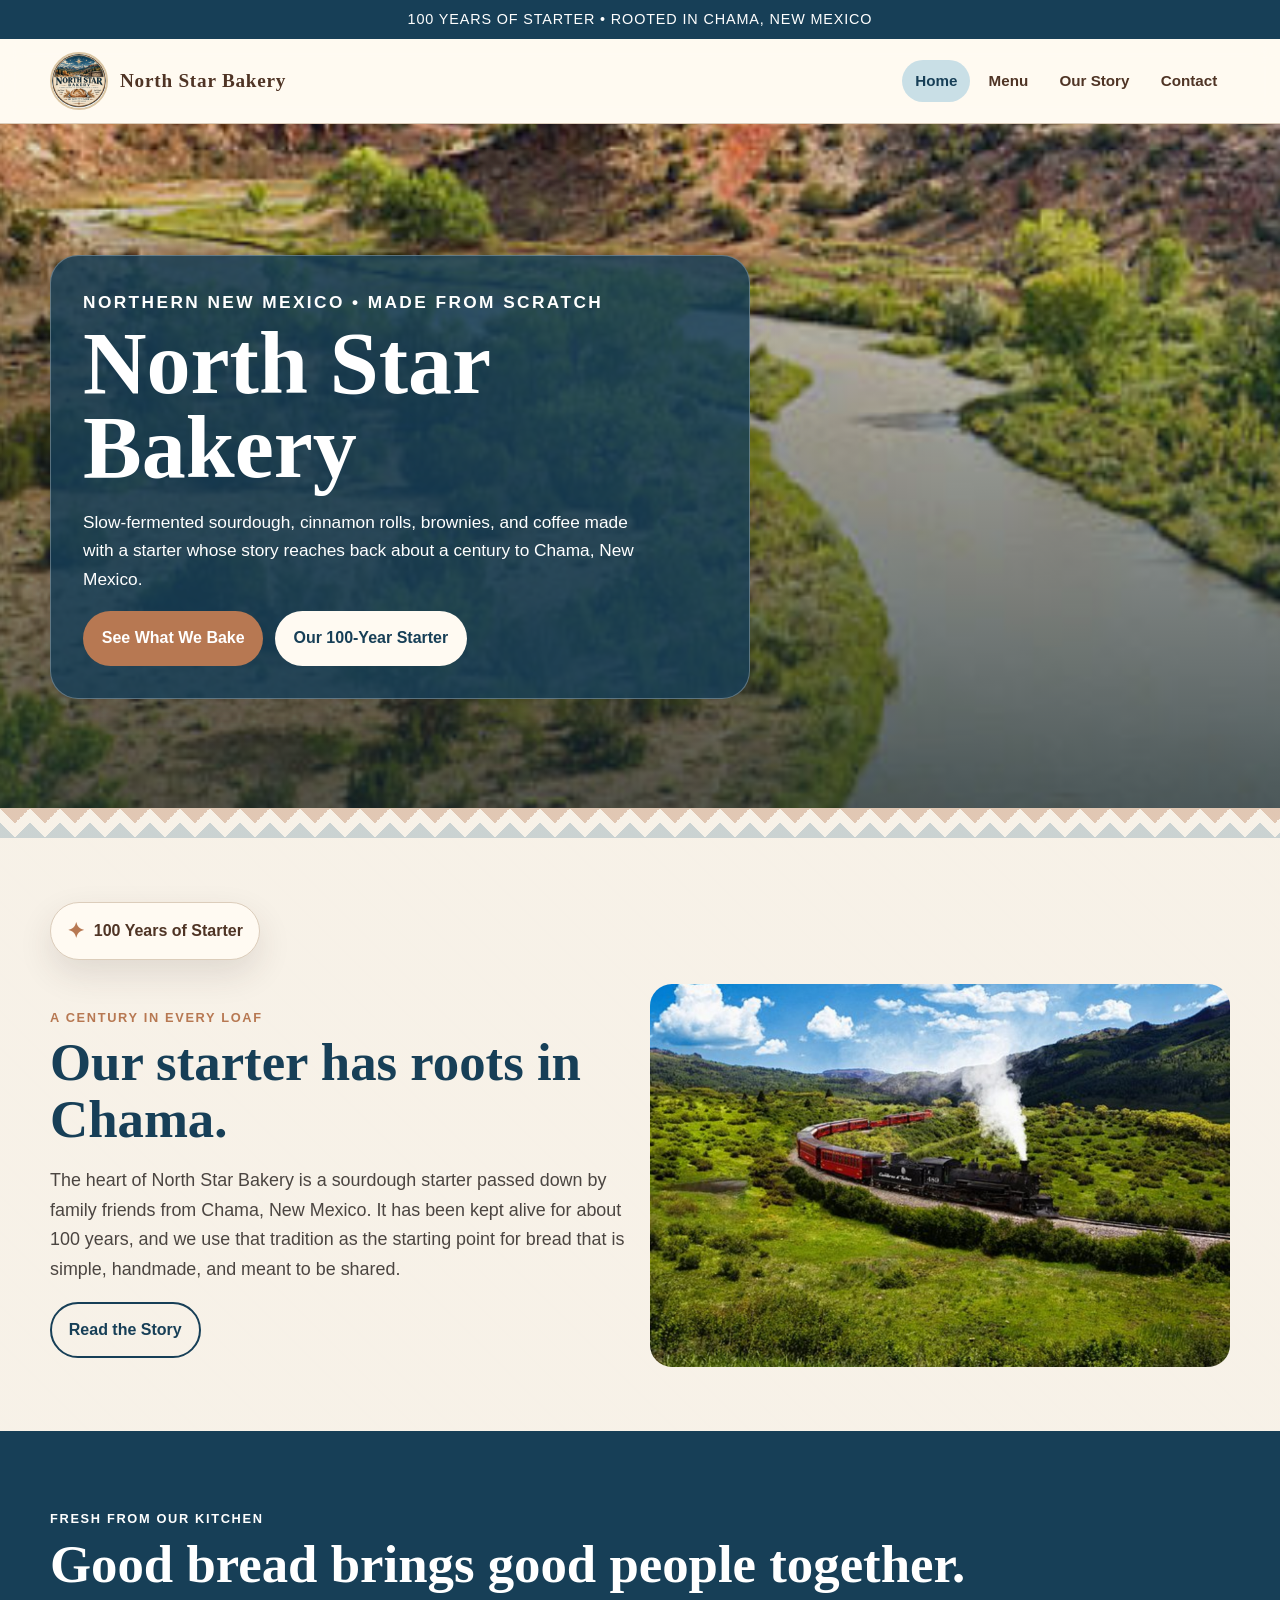
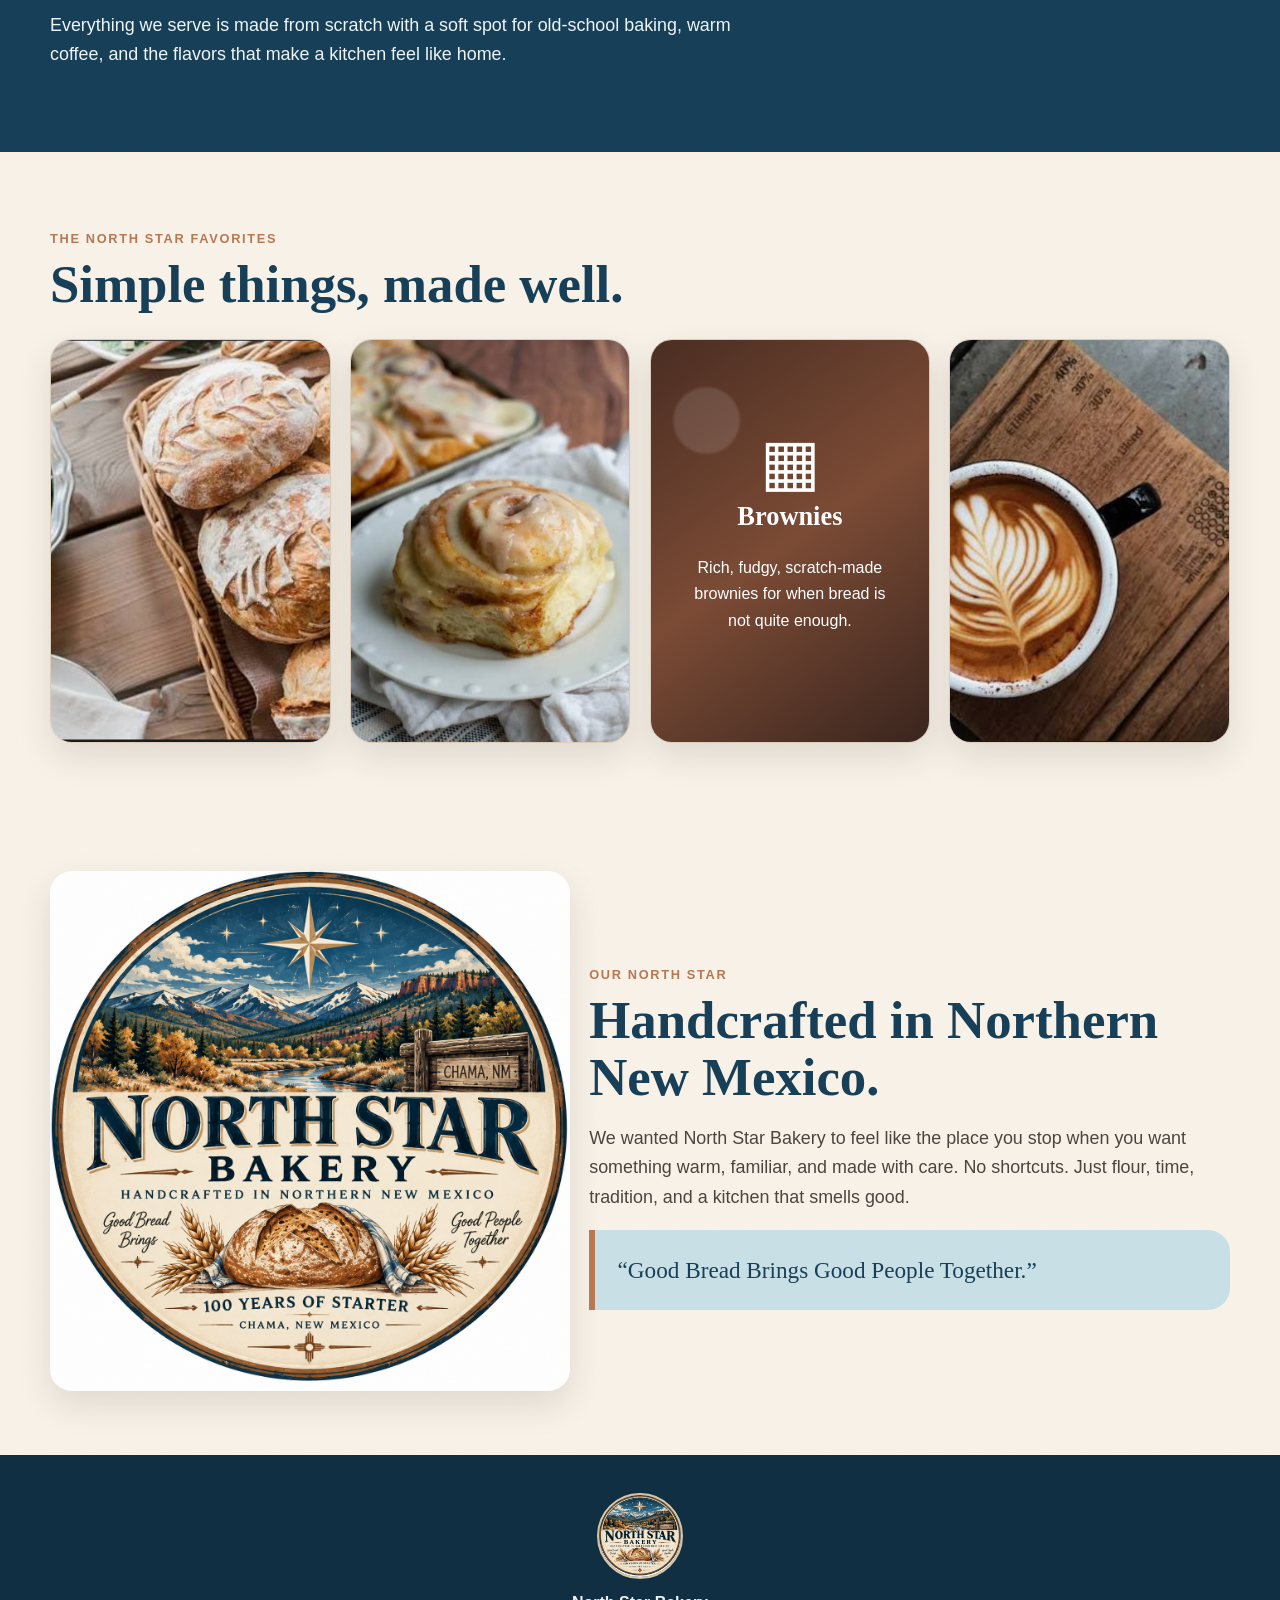
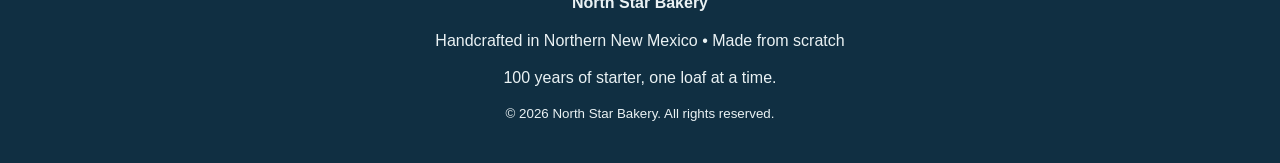
<file: index.html>
<!doctype html>
<html lang="en">
<head>
  <meta charset="utf-8">
  <meta name="viewport" content="width=device-width, initial-scale=1">
  <meta name="description" content="Northern New Mexico sourdough bakery featuring a 100-year-old starter with roots in Chama, New Mexico.">
  <title>North Star Bakery | Home</title>
  <link rel="stylesheet" href="styles.css">
</head>
<body>
<a class="skip-link" href="#main-content">Skip to main content</a>
<div class="top-strip">100 YEARS OF STARTER • ROOTED IN CHAMA, NEW MEXICO</div>
<header class="site-header">
  <div class="header-inner">
    <a class="brand-mini" href="index.html">
      <img src="images/north-star-logo.png" alt="North Star Bakery logo">
      <strong>North Star Bakery</strong>
    </a>
    <nav aria-label="Main navigation">
      <ul><li><a href="index.html" aria-current="page">Home</a></li>
<li><a href="menu.html">Menu</a></li>
<li><a href="story.html">Our Story</a></li>
<li><a href="contact.html">Contact</a></li></ul>
    </nav>
  </div>
</header>
<main id="main-content">

<section class="hero">
  <div class="hero-inner">
    <div class="hero-card">
      <p class="eyebrow">Northern New Mexico • Made from scratch</p>
      <h1>North Star Bakery</h1>
      <p>Slow-fermented sourdough, cinnamon rolls, brownies, and coffee made with a starter whose story reaches back about a century to Chama, New Mexico.</p>
      <div class="actions">
        <a class="btn btn-primary" href="menu.html">See What We Bake</a>
        <a class="btn btn-light" href="story.html">Our 100-Year Starter</a>
      </div>
    </div>
  </div>
</section>

<div class="pattern-divider" aria-hidden="true"></div>

<section class="section">
  <span class="badge"><span class="star">✦</span> 100 Years of Starter</span>
  <div class="split" style="margin-top:1.5rem;">
    <div>
      <p class="section-kicker">A century in every loaf</p>
      <h2>Our starter has roots in Chama.</h2>
      <p class="lead">The heart of North Star Bakery is a sourdough starter passed down by family friends from Chama, New Mexico. It has been kept alive for about 100 years, and we use that tradition as the starting point for bread that is simple, handmade, and meant to be shared.</p>
      <a class="btn btn-outline" href="story.html">Read the Story</a>
    </div>
    <div class="feature-photo">
      <img src="images/chama-train.png" alt="Historic steam train traveling through the green mountain landscape near Chama, New Mexico">
    </div>
  </div>
</section>

<section class="story-band">
  <div class="section">
    <p class="section-kicker">Fresh from our kitchen</p>
    <h2>Good bread brings good people together.</h2>
    <p class="lead">Everything we serve is made from scratch with a soft spot for old-school baking, warm coffee, and the flavors that make a kitchen feel like home.</p>
  </div>
</section>

<section class="section">
  <p class="section-kicker">The North Star favorites</p>
  <h2>Simple things, made well.</h2>
  <div class="menu-grid">
    <article class="menu-card">
      <img src="images/sourdough-bread.png" alt="Basket filled with rustic artisan sourdough loaves">
      <div class="content">
        <h3>Sourdough Bread</h3>
        <p>Slow-fermented loaves with a crisp crust, soft center, and the flavor of our century-old starter.</p>
      </div>
    </article>
    <article class="menu-card">
      <img src="images/cinnamon-roll.png" alt="Scratch-made cinnamon roll with icing on a white plate">
      <div class="content">
        <h3>Cinnamon Rolls</h3>
        <p>Soft, swirled, buttery rolls made from scratch and finished with a sweet glaze.</p>
      </div>
    </article>
    <article class="menu-card">
      <div class="brownie-card">
        <div>
          <div class="icon" aria-hidden="true">▦</div>
          <h3>Brownies</h3>
          <p>Rich, fudgy, scratch-made brownies for when bread is not quite enough.</p>
        </div>
      </div>
    </article>
    <article class="menu-card">
      <img src="images/coffee.png" alt="Cup of coffee with latte art on a wooden surface">
      <div class="content">
        <h3>Coffee</h3>
        <p>A warm cup to go with a fresh loaf, cinnamon roll, or brownie.</p>
      </div>
    </article>
  </div>
</section>

<section class="section">
  <div class="split">
    <div class="poster">
      <img src="images/north-star-logo.png" alt="North Star Bakery circular logo featuring Northern New Mexico mountains and sourdough bread">
    </div>
    <div>
      <p class="section-kicker">Our North Star</p>
      <h2>Handcrafted in Northern New Mexico.</h2>
      <p class="lead">We wanted North Star Bakery to feel like the place you stop when you want something warm, familiar, and made with care. No shortcuts. Just flour, time, tradition, and a kitchen that smells good.</p>
      <div class="quote">“Good Bread Brings Good People Together.”</div>
    </div>
  </div>
</section>

</main>
<footer class="site-footer">
  <div class="footer-inner">
    <img class="footer-logo" src="images/north-star-logo.png" alt="">
    <strong>North Star Bakery</strong>
    <span>Handcrafted in Northern New Mexico • Made from scratch</span>
    <span>100 years of starter, one loaf at a time.</span>
    <small>&copy; 2026 North Star Bakery. All rights reserved.</small>
  </div>
</footer>
</body>
</html>
</file>
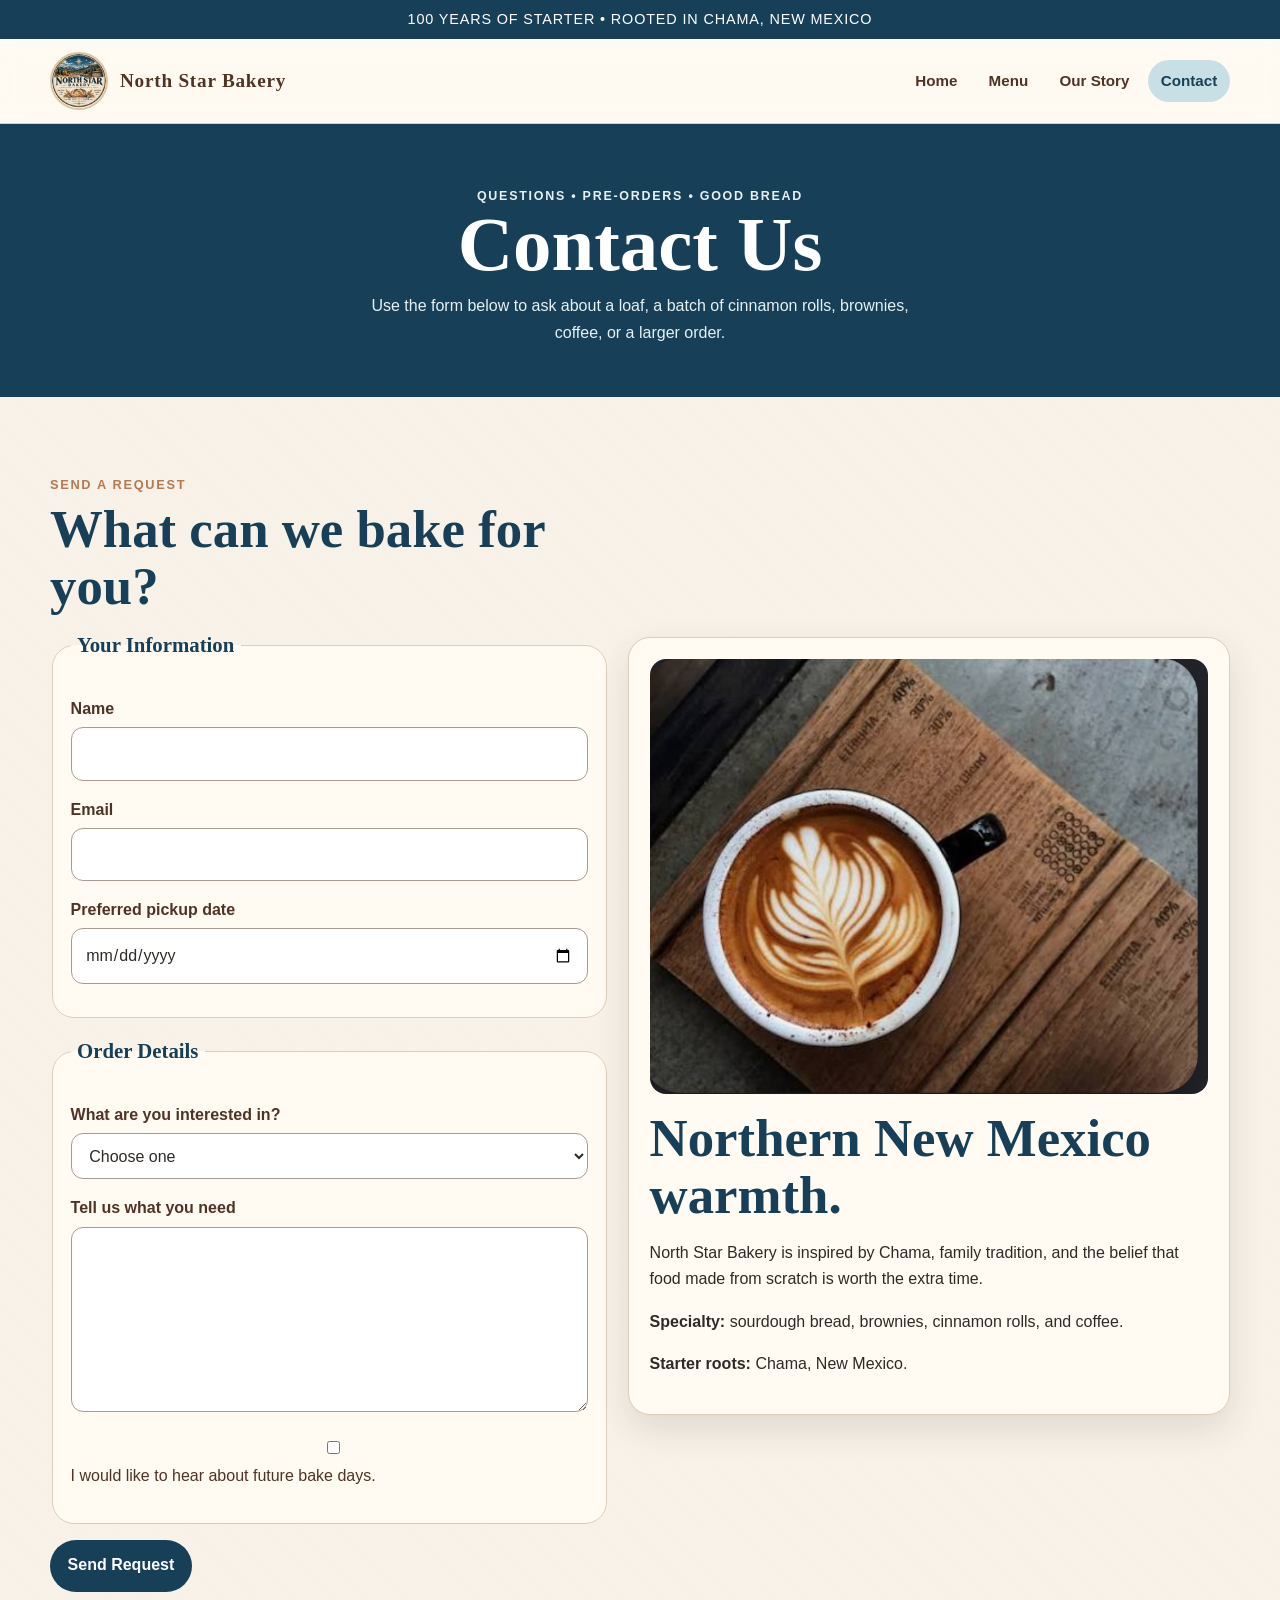
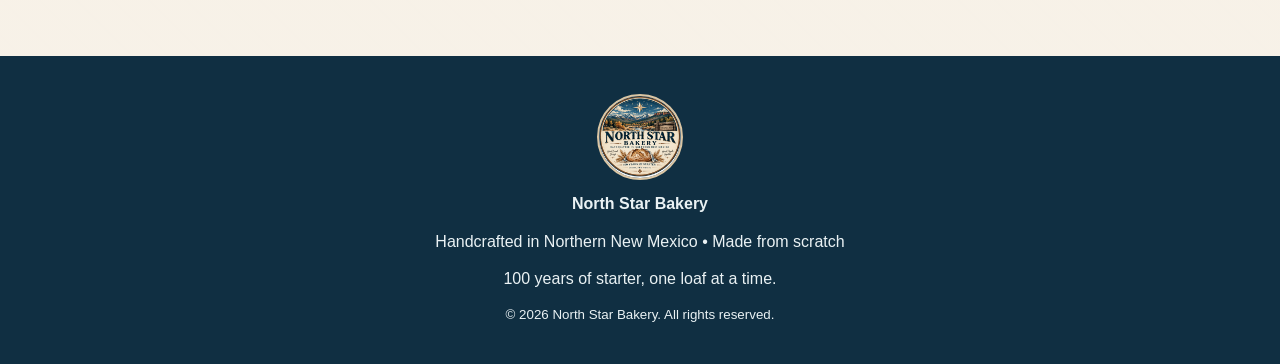
<file: contact.html>
<!doctype html>
<html lang="en">
<head>
  <meta charset="utf-8">
  <meta name="viewport" content="width=device-width, initial-scale=1">
  <meta name="description" content="Contact North Star Bakery for sourdough bread, cinnamon rolls, brownies, coffee, and pre-orders.">
  <title>North Star Bakery | Contact</title>
  <link rel="stylesheet" href="styles.css">
</head>
<body>
<a class="skip-link" href="#main-content">Skip to main content</a>
<div class="top-strip">100 YEARS OF STARTER • ROOTED IN CHAMA, NEW MEXICO</div>
<header class="site-header">
  <div class="header-inner">
    <a class="brand-mini" href="index.html">
      <img src="images/north-star-logo.png" alt="North Star Bakery logo">
      <strong>North Star Bakery</strong>
    </a>
    <nav aria-label="Main navigation">
      <ul><li><a href="index.html">Home</a></li>
<li><a href="menu.html">Menu</a></li>
<li><a href="story.html">Our Story</a></li>
<li><a href="contact.html" aria-current="page">Contact</a></li></ul>
    </nav>
  </div>
</header>
<main id="main-content">

<section class="page-hero">
  <div class="section">
    <p class="eyebrow">Questions • pre-orders • good bread</p>
    <h1>Contact Us</h1>
    <p>Use the form below to ask about a loaf, a batch of cinnamon rolls, brownies, coffee, or a larger order.</p>
  </div>
</section>

<section class="section">
  <div class="split">
    <div>
      <p class="section-kicker">Send a request</p>
      <h2>What can we bake for you?</h2>
      <form action="#" method="post">
        <fieldset>
          <legend>Your Information</legend>
          <p>
            <label for="name">Name</label>
            <input id="name" name="name" type="text" minlength="2" required>
          </p>
          <p>
            <label for="email">Email</label>
            <input id="email" name="email" type="email" required>
          </p>
          <p>
            <label for="pickup">Preferred pickup date</label>
            <input id="pickup" name="pickup" type="date">
          </p>
        </fieldset>
        <fieldset>
          <legend>Order Details</legend>
          <p>
            <label for="item">What are you interested in?</label>
            <select id="item" name="item" required>
              <option value="">Choose one</option>
              <option>Sourdough bread</option>
              <option>Cinnamon rolls</option>
              <option>Brownies</option>
              <option>Coffee</option>
              <option>Large or custom order</option>
            </select>
          </p>
          <p>
            <label for="details">Tell us what you need</label>
            <textarea id="details" name="details" rows="6" minlength="10" required></textarea>
          </p>
          <p class="radio-line">
            <input id="updates" name="updates" type="checkbox">
            <label for="updates">I would like to hear about future bake days.</label>
          </p>
        </fieldset>
        <button type="submit">Send Request</button>
      </form>
    </div>
    <aside class="info-card">
      <img src="images/coffee.png" alt="Coffee with latte art" style="border-radius:16px;">
      <h2 style="margin-top:1rem;">Northern New Mexico warmth.</h2>
      <p>North Star Bakery is inspired by Chama, family tradition, and the belief that food made from scratch is worth the extra time.</p>
      <p><strong>Specialty:</strong> sourdough bread, brownies, cinnamon rolls, and coffee.</p>
      <p><strong>Starter roots:</strong> Chama, New Mexico.</p>
    </aside>
  </div>
</section>

</main>
<footer class="site-footer">
  <div class="footer-inner">
    <img class="footer-logo" src="images/north-star-logo.png" alt="">
    <strong>North Star Bakery</strong>
    <span>Handcrafted in Northern New Mexico • Made from scratch</span>
    <span>100 years of starter, one loaf at a time.</span>
    <small>&copy; 2026 North Star Bakery. All rights reserved.</small>
  </div>
</footer>
</body>
</html>
</file>
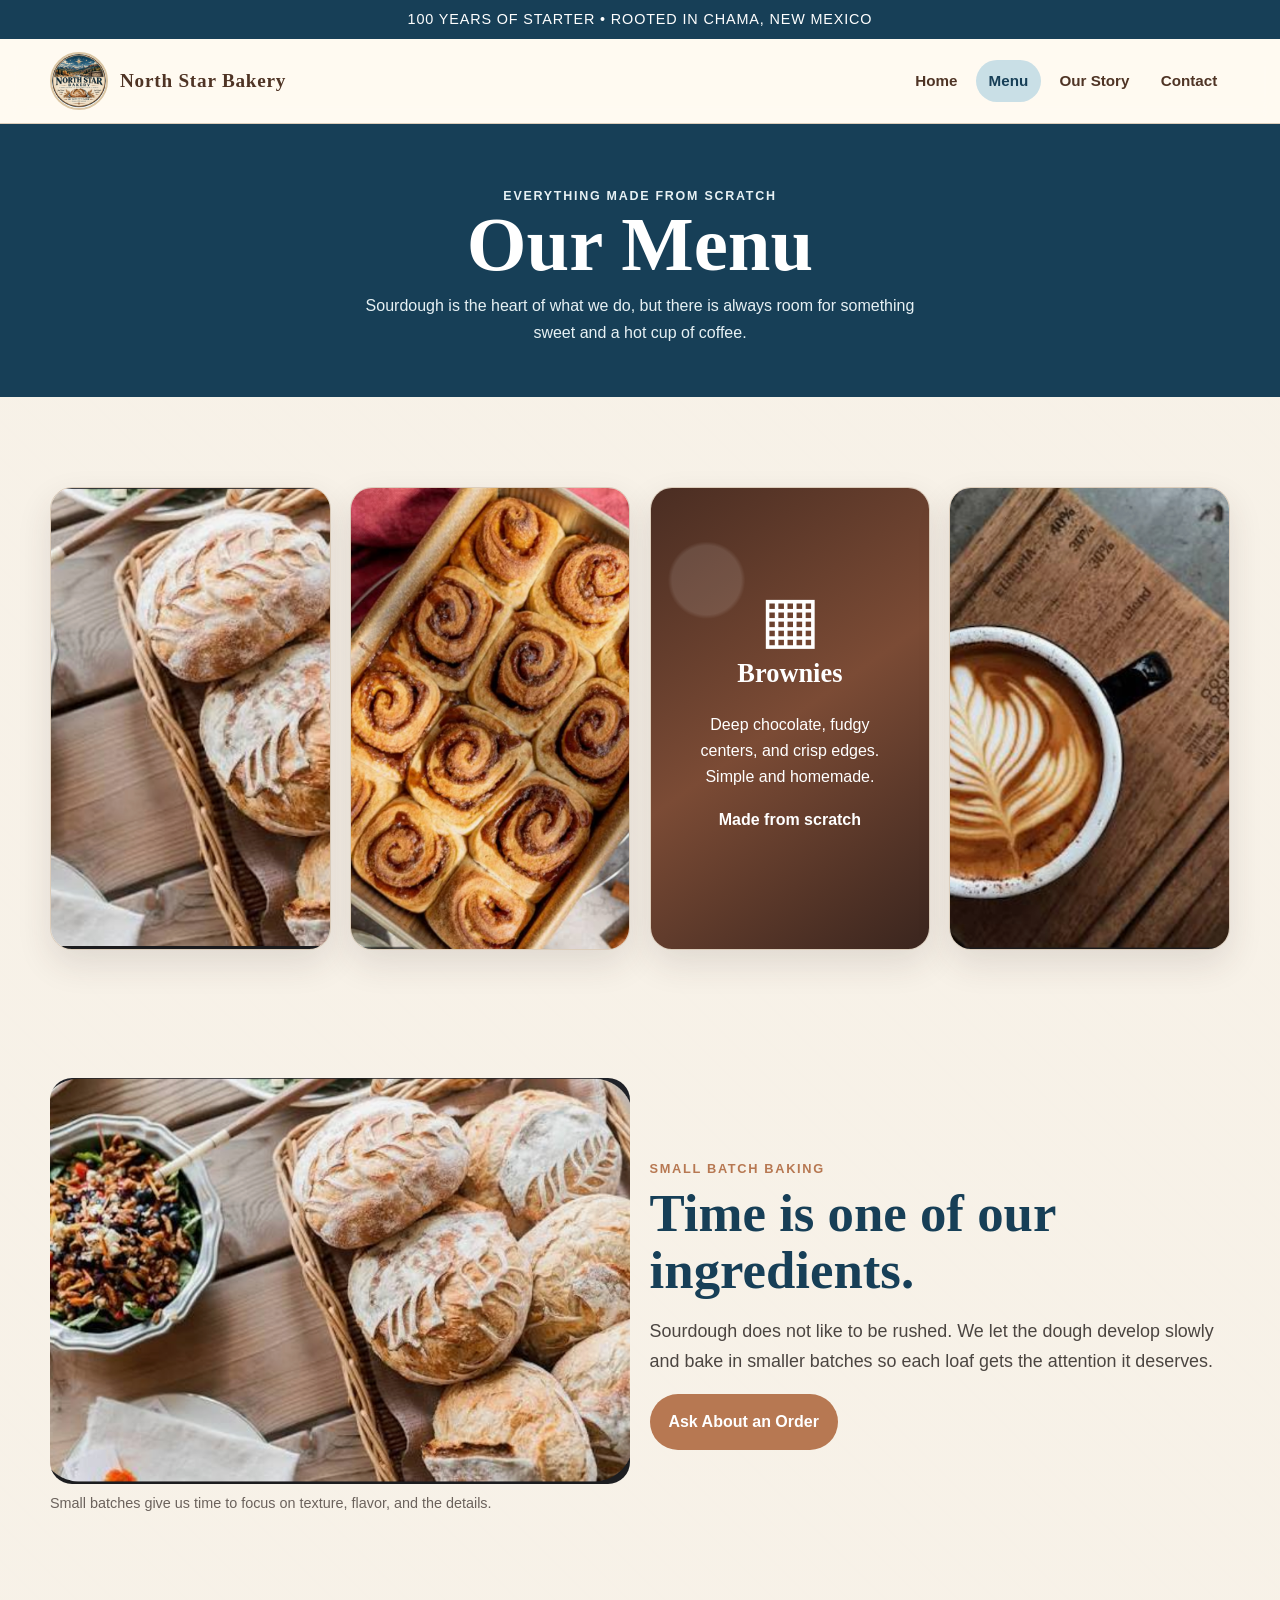
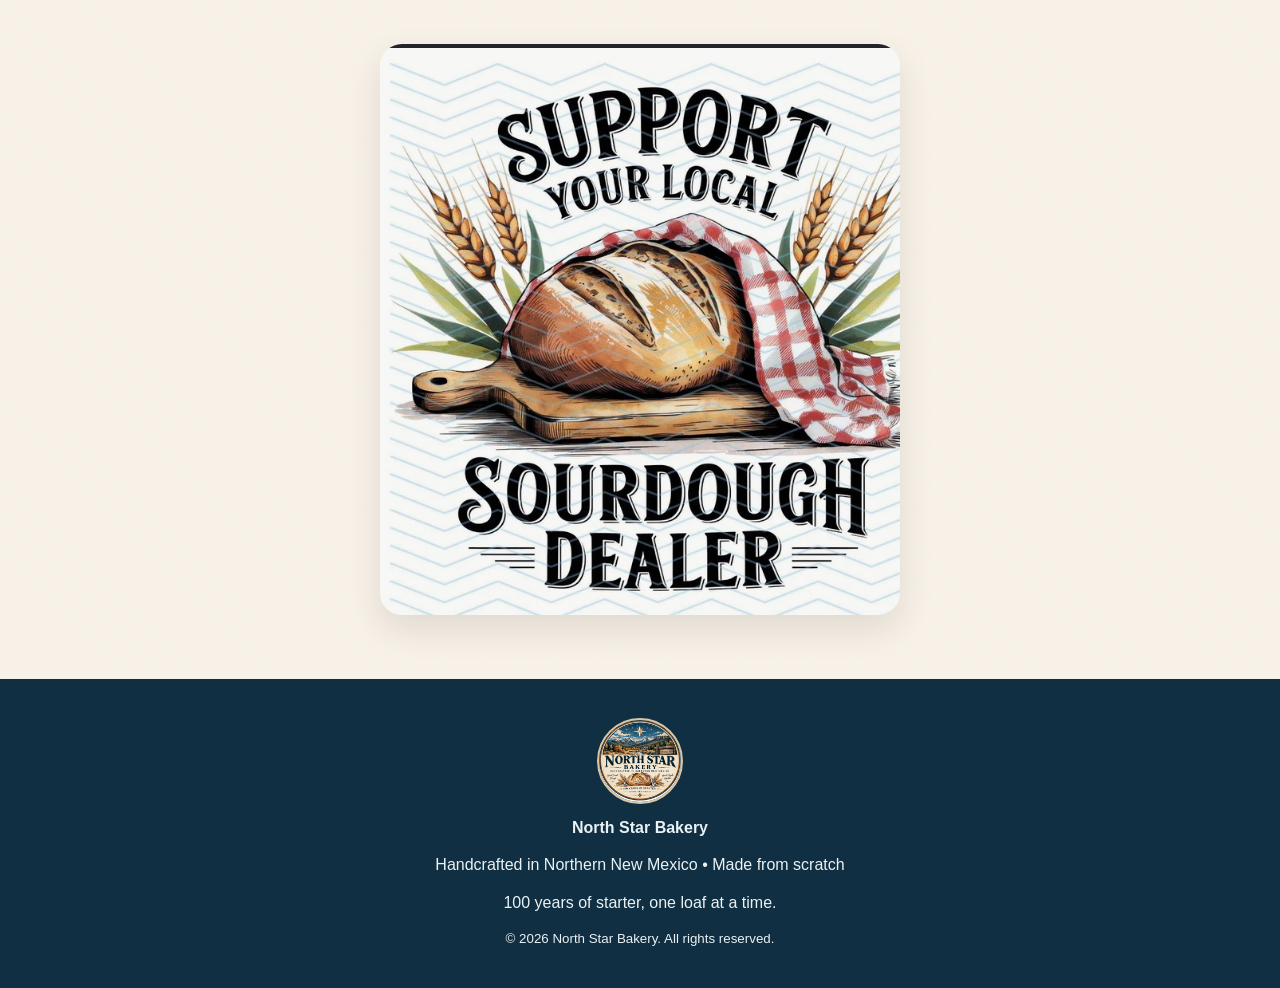
<file: menu.html>
<!doctype html>
<html lang="en">
<head>
  <meta charset="utf-8">
  <meta name="viewport" content="width=device-width, initial-scale=1">
  <meta name="description" content="North Star Bakery menu featuring sourdough bread, cinnamon rolls, brownies, and coffee.">
  <title>North Star Bakery | Menu</title>
  <link rel="stylesheet" href="styles.css">
</head>
<body>
<a class="skip-link" href="#main-content">Skip to main content</a>
<div class="top-strip">100 YEARS OF STARTER • ROOTED IN CHAMA, NEW MEXICO</div>
<header class="site-header">
  <div class="header-inner">
    <a class="brand-mini" href="index.html">
      <img src="images/north-star-logo.png" alt="North Star Bakery logo">
      <strong>North Star Bakery</strong>
    </a>
    <nav aria-label="Main navigation">
      <ul><li><a href="index.html">Home</a></li>
<li><a href="menu.html" aria-current="page">Menu</a></li>
<li><a href="story.html">Our Story</a></li>
<li><a href="contact.html">Contact</a></li></ul>
    </nav>
  </div>
</header>
<main id="main-content">

<section class="page-hero">
  <div class="section">
    <p class="eyebrow">Everything made from scratch</p>
    <h1>Our Menu</h1>
    <p>Sourdough is the heart of what we do, but there is always room for something sweet and a hot cup of coffee.</p>
  </div>
</section>
<section class="section">
  <div class="menu-grid">
    <article class="menu-card">
      <img src="images/sourdough-bread.png" alt="Rustic artisan sourdough loaves in a basket">
      <div class="content">
        <h3>Country Sourdough</h3>
        <p>Our signature slow-fermented loaf, made with the starter that traces back to Chama.</p>
        <p class="price-note">Baked in small batches</p>
      </div>
    </article>
    <article class="menu-card">
      <img src="images/cinnamon-rolls.png" alt="Tray of freshly baked cinnamon rolls">
      <div class="content">
        <h3>Sourdough Cinnamon Rolls</h3>
        <p>Soft, buttery rolls with cinnamon filling and a homemade glaze.</p>
        <p class="price-note">Scratch-made</p>
      </div>
    </article>
    <article class="menu-card">
      <div class="brownie-card">
        <div>
          <div class="icon" aria-hidden="true">▦</div>
          <h3>Brownies</h3>
          <p>Deep chocolate, fudgy centers, and crisp edges. Simple and homemade.</p>
          <p><strong>Made from scratch</strong></p>
        </div>
      </div>
    </article>
    <article class="menu-card">
      <img src="images/coffee.png" alt="Fresh coffee with latte art">
      <div class="content">
        <h3>Coffee</h3>
        <p>Fresh coffee served hot and made to pair with a morning loaf or something sweet.</p>
        <p class="price-note">Best with a cinnamon roll</p>
      </div>
    </article>
  </div>
</section>

<section class="section">
  <div class="split">
    <figure class="feature-photo">
      <picture>
        <source media="(min-width: 760px)" srcset="images/sourdough-bread.png">
        <img src="images/cinnamon-roll.png" alt="Fresh bakery favorite made from scratch">
      </picture>
      <figcaption>Small batches give us time to focus on texture, flavor, and the details.</figcaption>
    </figure>
    <div>
      <p class="section-kicker">Small batch baking</p>
      <h2>Time is one of our ingredients.</h2>
      <p class="lead">Sourdough does not like to be rushed. We let the dough develop slowly and bake in smaller batches so each loaf gets the attention it deserves.</p>
      <a class="btn btn-primary" href="contact.html">Ask About an Order</a>
    </div>
  </div>
</section>

<section class="section">
  <div class="poster">
    <img src="images/sourdough-dealer.png" alt="Vintage-style Support Your Local Sourdough Dealer poster">
  </div>
</section>

</main>
<footer class="site-footer">
  <div class="footer-inner">
    <img class="footer-logo" src="images/north-star-logo.png" alt="">
    <strong>North Star Bakery</strong>
    <span>Handcrafted in Northern New Mexico • Made from scratch</span>
    <span>100 years of starter, one loaf at a time.</span>
    <small>&copy; 2026 North Star Bakery. All rights reserved.</small>
  </div>
</footer>
</body>
</html>
</file>
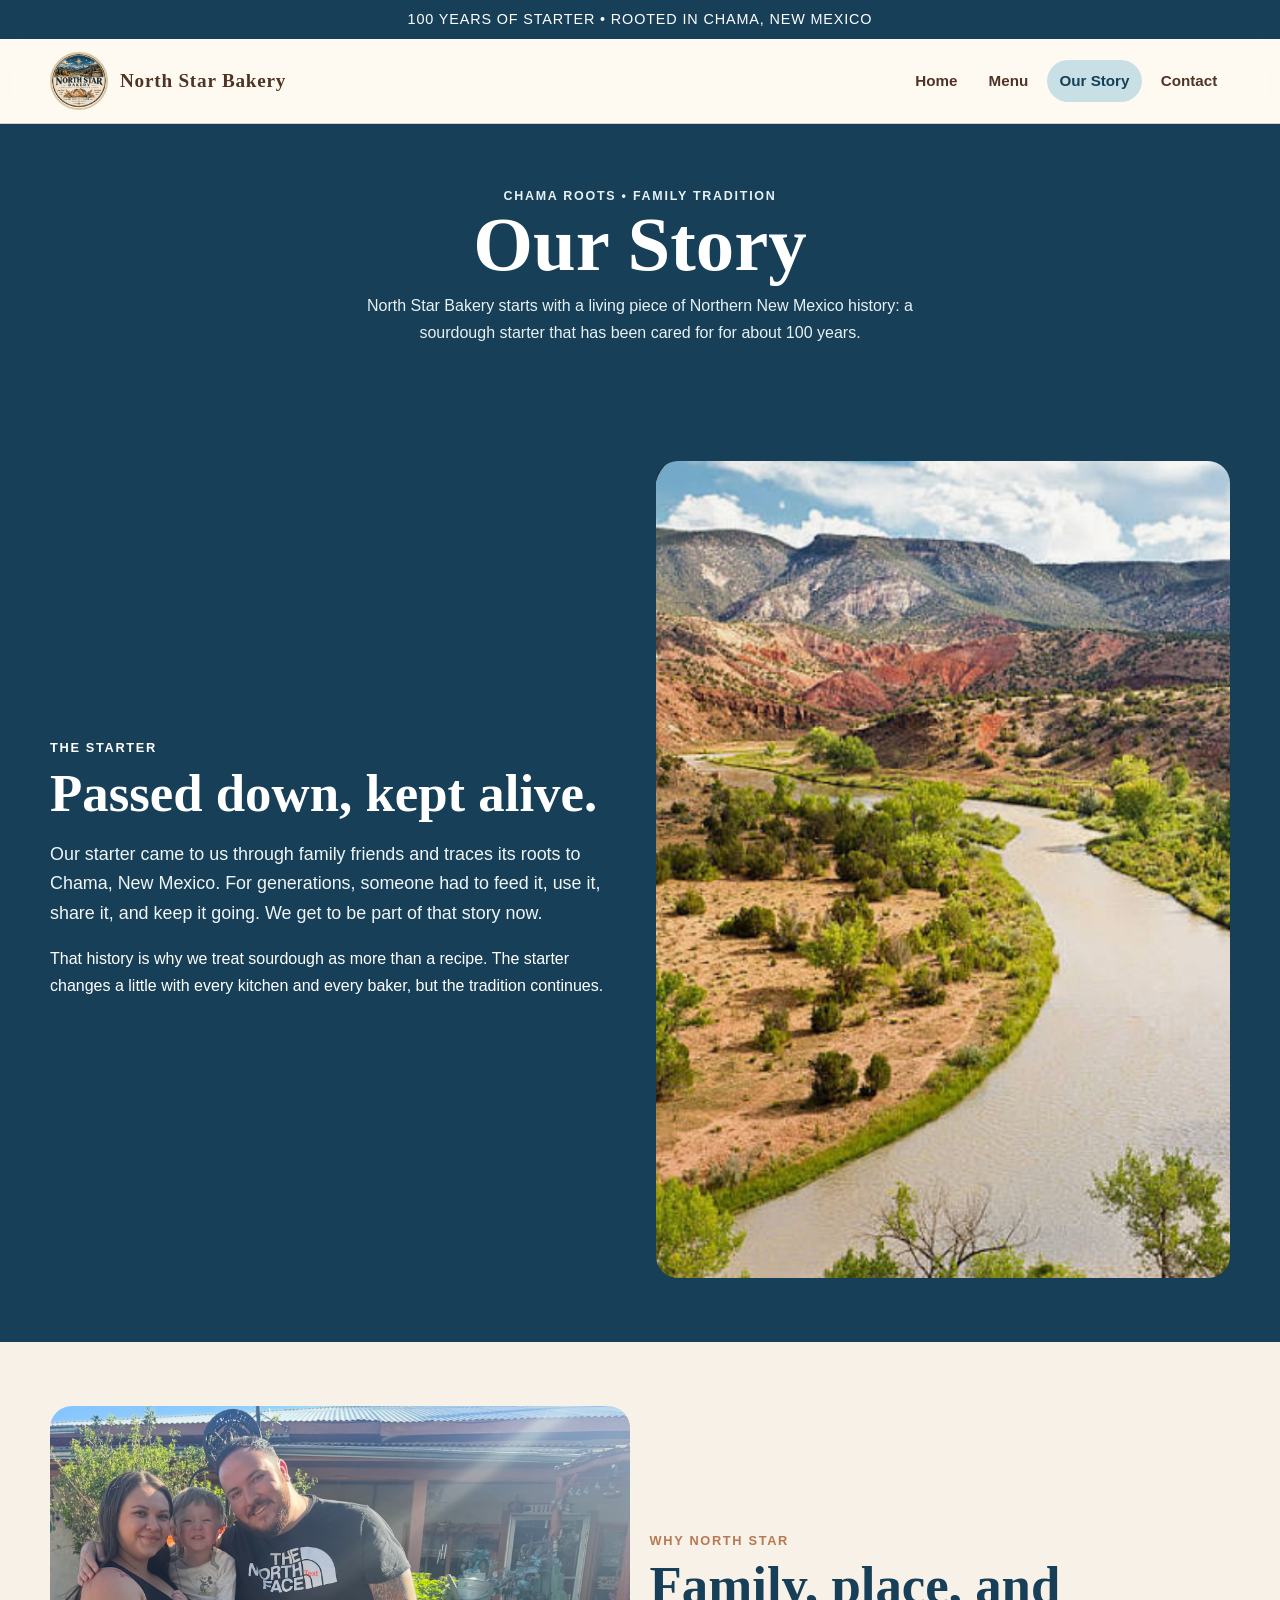
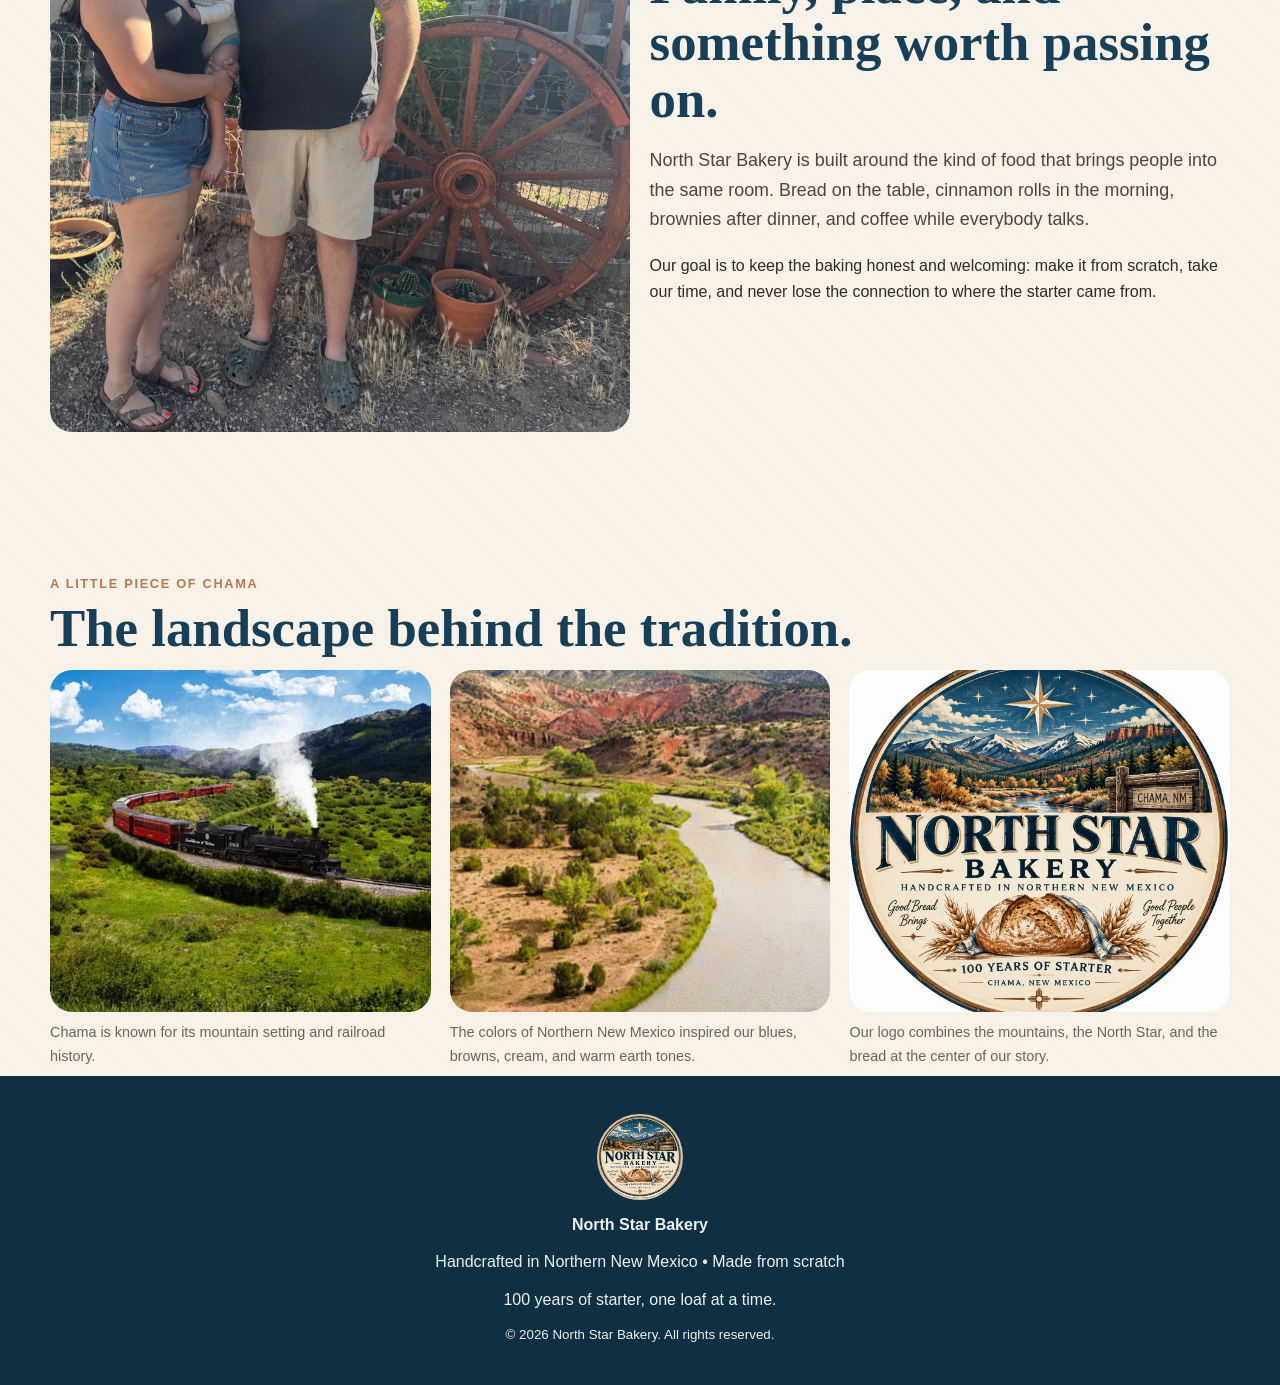
<file: story.html>
<!doctype html>
<html lang="en">
<head>
  <meta charset="utf-8">
  <meta name="viewport" content="width=device-width, initial-scale=1">
  <meta name="description" content="The story of North Star Bakery and its roughly 100-year-old sourdough starter from Chama, New Mexico.">
  <title>North Star Bakery | Our Story</title>
  <link rel="stylesheet" href="styles.css">
</head>
<body>
<a class="skip-link" href="#main-content">Skip to main content</a>
<div class="top-strip">100 YEARS OF STARTER • ROOTED IN CHAMA, NEW MEXICO</div>
<header class="site-header">
  <div class="header-inner">
    <a class="brand-mini" href="index.html">
      <img src="images/north-star-logo.png" alt="North Star Bakery logo">
      <strong>North Star Bakery</strong>
    </a>
    <nav aria-label="Main navigation">
      <ul><li><a href="index.html">Home</a></li>
<li><a href="menu.html">Menu</a></li>
<li><a href="story.html" aria-current="page">Our Story</a></li>
<li><a href="contact.html">Contact</a></li></ul>
    </nav>
  </div>
</header>
<main id="main-content">

<section class="page-hero">
  <div class="section">
    <p class="eyebrow">Chama roots • Family tradition</p>
    <h1>Our Story</h1>
    <p>North Star Bakery starts with a living piece of Northern New Mexico history: a sourdough starter that has been cared for for about 100 years.</p>
  </div>
</section>

<section class="story-band">
  <div class="section story-grid">
    <div class="story-copy">
      <p class="section-kicker">The starter</p>
      <h2>Passed down, kept alive.</h2>
      <p class="lead">Our starter came to us through family friends and traces its roots to Chama, New Mexico. For generations, someone had to feed it, use it, share it, and keep it going. We get to be part of that story now.</p>
      <p>That history is why we treat sourdough as more than a recipe. The starter changes a little with every kitchen and every baker, but the tradition continues.</p>
    </div>
    <div class="story-photo">
      <img src="images/chama-river.png" alt="River winding through the mountain landscape of Northern New Mexico">
    </div>
  </div>
</section>

<section class="section">
  <div class="split">
    <div class="family-photo">
      <img src="images/family.png" alt="Family behind North Star Bakery standing together outdoors in New Mexico">
    </div>
    <div>
      <p class="section-kicker">Why North Star</p>
      <h2>Family, place, and something worth passing on.</h2>
      <p class="lead">North Star Bakery is built around the kind of food that brings people into the same room. Bread on the table, cinnamon rolls in the morning, brownies after dinner, and coffee while everybody talks.</p>
      <p>Our goal is to keep the baking honest and welcoming: make it from scratch, take our time, and never lose the connection to where the starter came from.</p>
    </div>
  </div>
</section>

<section class="section">
  <p class="section-kicker">A little piece of Chama</p>
  <h2>The landscape behind the tradition.</h2>
  <div class="gallery-grid">
    <figure>
      <img src="images/chama-train.png" alt="Steam train traveling through the mountains near Chama, New Mexico">
      <figcaption>Chama is known for its mountain setting and railroad history.</figcaption>
    </figure>
    <figure>
      <img src="images/chama-river.png" alt="Northern New Mexico river landscape with mesas and mountains">
      <figcaption>The colors of Northern New Mexico inspired our blues, browns, cream, and warm earth tones.</figcaption>
    </figure>
    <figure>
      <img src="images/north-star-logo.png" alt="North Star Bakery logo with mountain scene, star, wheat, and sourdough loaf">
      <figcaption>Our logo combines the mountains, the North Star, and the bread at the center of our story.</figcaption>
    </figure>
  </div>
</section>

</main>
<footer class="site-footer">
  <div class="footer-inner">
    <img class="footer-logo" src="images/north-star-logo.png" alt="">
    <strong>North Star Bakery</strong>
    <span>Handcrafted in Northern New Mexico • Made from scratch</span>
    <span>100 years of starter, one loaf at a time.</span>
    <small>&copy; 2026 North Star Bakery. All rights reserved.</small>
  </div>
</footer>
</body>
</html>
</file>
<file: styles.css>
:root {
  --cream: #f7f1e7;
  --paper: #fffaf2;
  --navy: #173f57;
  --dusty-blue: #7698a8;
  --sky: #c9dfe6;
  --brown: #704a32;
  --walnut: #4f3425;
  --clay: #b77852;
  --sand: #dbc6a4;
  --ink: #2f2a26;
  --muted: #6b625c;
  --line: #dccdbb;
  --shadow: 0 14px 34px rgba(54, 45, 38, .12);
  --radius: 22px;
}

* { box-sizing: border-box; }

html { scroll-behavior: smooth; }

body {
  margin: 0;
  background:
    linear-gradient(rgba(247,241,231,.97), rgba(247,241,231,.97)),
    repeating-linear-gradient(45deg, transparent 0 24px, rgba(23,63,87,.05) 24px 26px);
  color: var(--ink);
  font-family: Arial, Helvetica, sans-serif;
  line-height: 1.65;
}

img, picture { display: block; max-width: 100%; }
img { height: auto; }

a { color: var(--navy); }

.skip-link {
  position: absolute;
  left: -9999px;
  z-index: 9999;
}
.skip-link:focus {
  left: 1rem;
  top: 1rem;
  padding: .75rem 1rem;
  background: white;
  border: 3px solid var(--clay);
  border-radius: 10px;
}

.top-strip {
  background: var(--navy);
  color: #fff;
  text-align: center;
  padding: .48rem 1rem;
  font-size: .9rem;
  letter-spacing: .06em;
}

.site-header {
  background: rgba(255,250,242,.96);
  border-bottom: 1px solid var(--line);
  position: sticky;
  top: 0;
  z-index: 100;
  backdrop-filter: blur(10px);
}

.header-inner {
  width: min(1180px, calc(100% - 2rem));
  margin: auto;
  display: flex;
  flex-direction: column;
  align-items: center;
  gap: .65rem;
  padding: .8rem 0;
}

.brand-mini {
  display: flex;
  align-items: center;
  gap: .75rem;
  color: var(--walnut);
  text-decoration: none;
}
.brand-mini img {
  width: 58px;
  height: 58px;
  object-fit: cover;
  border-radius: 50%;
  border: 2px solid var(--sand);
}
.brand-mini strong {
  font-family: Georgia, "Times New Roman", serif;
  font-size: 1.2rem;
  letter-spacing: .04em;
}

nav ul {
  list-style: none;
  margin: 0;
  padding: 0;
  display: flex;
  flex-wrap: wrap;
  justify-content: center;
  gap: .35rem;
}
nav a {
  display: block;
  padding: .55rem .8rem;
  border-radius: 999px;
  text-decoration: none;
  color: var(--walnut);
  font-weight: 700;
  font-size: .95rem;
}
nav a:hover,
nav a:focus-visible,
nav a[aria-current="page"] {
  background: var(--sky);
  color: var(--navy);
  outline: none;
}

main { overflow: hidden; }

.hero {
  min-height: 76vh;
  display: grid;
  align-items: end;
  background:
    linear-gradient(180deg, rgba(15,42,57,.05), rgba(20,40,45,.72)),
    url("images/chama-river.png") center/cover no-repeat;
  color: white;
}
.hero-inner {
  width: min(1180px, calc(100% - 2rem));
  margin: auto;
  padding: 5rem 0 3.6rem;
}
.hero-card {
  max-width: 700px;
  background: rgba(23,63,87,.84);
  border: 1px solid rgba(255,255,255,.28);
  border-radius: 28px;
  padding: 1.4rem;
  box-shadow: var(--shadow);
}
.eyebrow {
  margin: 0 0 .35rem;
  text-transform: uppercase;
  letter-spacing: .14em;
  font-size: .78rem;
  font-weight: 800;
}
.hero h1, .page-hero h1 {
  margin: .1rem 0 .6rem;
  font-family: Georgia, "Times New Roman", serif;
  font-size: clamp(2.6rem, 10vw, 5.5rem);
  line-height: .96;
}
.hero p { font-size: 1.08rem; max-width: 58ch; }

.actions {
  display: flex;
  flex-wrap: wrap;
  gap: .7rem;
  margin-top: 1.1rem;
}
.btn {
  display: inline-block;
  padding: .78rem 1.05rem;
  border-radius: 999px;
  text-decoration: none;
  font-weight: 800;
  border: 2px solid transparent;
}
.btn-primary { background: var(--clay); color: white; }
.btn-light { background: var(--paper); color: var(--navy); }
.btn-outline { border-color: var(--navy); color: var(--navy); background: transparent; }
.btn:hover, .btn:focus-visible { transform: translateY(-1px); outline: 3px solid var(--sand); outline-offset: 2px; }

.section {
  width: min(1180px, calc(100% - 2rem));
  margin: 0 auto;
  padding: 4rem 0;
}
.section-kicker {
  color: var(--clay);
  font-weight: 800;
  text-transform: uppercase;
  letter-spacing: .13em;
  font-size: .8rem;
  margin-bottom: .4rem;
}
.section h2 {
  font-family: Georgia, "Times New Roman", serif;
  color: var(--navy);
  font-size: clamp(2rem, 6vw, 3.3rem);
  line-height: 1.08;
  margin: 0 0 .8rem;
}
.lead { font-size: 1.12rem; max-width: 70ch; color: #4b4541; }

.story-band {
  background: var(--navy);
  color: white;
}
.story-band .section h2,
.story-band .section-kicker { color: white; }
.story-band .lead { color: #eef5f7; }

.story-grid, .split, .menu-grid, .gallery-grid {
  display: flex;
  flex-direction: column;
  gap: 1.2rem;
}
.story-copy, .story-photo, .split > *, .menu-card { flex: 1 1 0; }

.story-photo img,
.feature-photo img,
.menu-card img,
.gallery-grid img,
.poster img,
.family-photo img {
  width: 100%;
  height: 100%;
  object-fit: cover;
  border-radius: var(--radius);
}

.story-photo { min-height: 330px; }

.badge {
  display: inline-flex;
  align-items: center;
  gap: .55rem;
  padding: .7rem 1rem;
  background: var(--paper);
  border: 1px solid var(--line);
  color: var(--walnut);
  border-radius: 999px;
  font-weight: 800;
  box-shadow: var(--shadow);
}
.badge .star { color: var(--clay); font-size: 1.3rem; }

.menu-grid { margin-top: 1.6rem; }
.menu-card {
  overflow: hidden;
  background: var(--paper);
  border: 1px solid var(--line);
  border-radius: var(--radius);
  box-shadow: var(--shadow);
}
.menu-card img { border-radius: 0; aspect-ratio: 4/3; }
.menu-card .content { padding: 1.2rem; }
.menu-card h3 {
  font-family: Georgia, "Times New Roman", serif;
  color: var(--navy);
  font-size: 1.65rem;
  margin: 0 0 .35rem;
}
.price-note { color: var(--brown); font-weight: 800; }

.brownie-card {
  min-height: 100%;
  background:
    radial-gradient(circle at 20% 20%, rgba(255,255,255,.12) 0 8%, transparent 9%),
    linear-gradient(145deg, #4a2d22, #7b4b35 50%, #3a251e);
  color: white;
  display: grid;
  place-items: center;
  text-align: center;
  padding: 2.2rem;
}
.brownie-card .icon {
  font-family: Georgia, serif;
  font-size: 4rem;
  line-height: 1;
}
.brownie-card h3 { color: white; }

.quote {
  background: var(--sky);
  border-left: 6px solid var(--clay);
  border-radius: 0 var(--radius) var(--radius) 0;
  padding: 1.3rem 1.4rem;
  color: var(--navy);
  font-family: Georgia, serif;
  font-size: 1.45rem;
}

.feature-photo { min-height: 360px; }

.pattern-divider {
  height: 30px;
  background:
    linear-gradient(135deg, transparent 75%, var(--dusty-blue) 75%) 0 0/30px 30px,
    linear-gradient(225deg, transparent 75%, var(--dusty-blue) 75%) 0 0/30px 30px,
    linear-gradient(315deg, transparent 75%, var(--clay) 75%) 15px 0/30px 30px,
    linear-gradient(45deg, transparent 75%, var(--clay) 75%) 15px 0/30px 30px;
  opacity: .34;
}

.poster {
  max-width: 520px;
  margin: auto;
}
.poster img { box-shadow: var(--shadow); }

.page-hero {
  background: var(--navy);
  color: white;
  text-align: center;
}
.page-hero .section { padding: 3.2rem 0; }
.page-hero h1 { font-size: clamp(2.6rem, 9vw, 4.8rem); }
.page-hero p { max-width: 65ch; margin: .7rem auto 0; color: #e7f1f4; }

.gallery-grid img { aspect-ratio: 4/3; }

figure { margin: 0; }
figcaption {
  margin-top: .55rem;
  color: var(--muted);
  font-size: .9rem;
}

.info-card {
  background: var(--paper);
  border: 1px solid var(--line);
  border-radius: var(--radius);
  padding: 1.3rem;
  box-shadow: var(--shadow);
}

form {
  display: flex;
  flex-direction: column;
  gap: 1rem;
}
fieldset {
  border: 1px solid var(--line);
  border-radius: var(--radius);
  padding: 1.1rem;
  background: var(--paper);
}
legend {
  font-family: Georgia, serif;
  color: var(--navy);
  font-size: 1.3rem;
  font-weight: 700;
  padding: 0 .4rem;
}
label { font-weight: 700; color: var(--walnut); }
input, select, textarea {
  width: 100%;
  padding: .78rem .85rem;
  margin-top: .3rem;
  border: 1px solid #a99a8f;
  border-radius: 12px;
  background: white;
  color: var(--ink);
  font: inherit;
}
input[type="radio"] { width: auto; margin-right: .4rem; }
.radio-line label { font-weight: 400; }
input:focus, select:focus, textarea:focus {
  outline: 3px solid var(--sky);
  border-color: var(--navy);
}

button {
  align-self: flex-start;
  border: 0;
  background: var(--navy);
  color: white;
  padding: .8rem 1.1rem;
  border-radius: 999px;
  font: inherit;
  font-weight: 800;
  cursor: pointer;
}
button:hover, button:focus-visible { outline: 3px solid var(--sand); outline-offset: 2px; }

.site-footer {
  background: #102f42;
  color: #eaf2f4;
  padding: 2.4rem 1rem;
}
.footer-inner {
  width: min(1180px, 100%);
  margin: auto;
  display: flex;
  flex-direction: column;
  gap: .7rem;
  align-items: center;
  text-align: center;
}
.footer-logo {
  width: 86px;
  height: 86px;
  border-radius: 50%;
  border: 2px solid var(--sand);
}
.site-footer a { color: white; }

@media (min-width: 760px) {
  .header-inner {
    flex-direction: row;
    justify-content: space-between;
  }
  nav ul { justify-content: flex-end; }
  .hero-card { padding: 2rem; }

  .story-grid, .split {
    flex-direction: row;
    align-items: center;
  }
  .story-grid { gap: 2rem; }
  .menu-grid {
    flex-direction: row;
    flex-wrap: wrap;
  }
  .menu-card { flex: 1 1 calc(50% - 1.2rem); }
  .gallery-grid {
    flex-direction: row;
    flex-wrap: wrap;
  }
  .gallery-grid figure { flex: 1 1 calc(50% - 1.2rem); }
}

@media (min-width: 1040px) {
  .menu-card { flex-basis: calc(25% - 1.2rem); }
  .gallery-grid figure { flex-basis: calc(33.333% - 1.2rem); }
}
</file>
